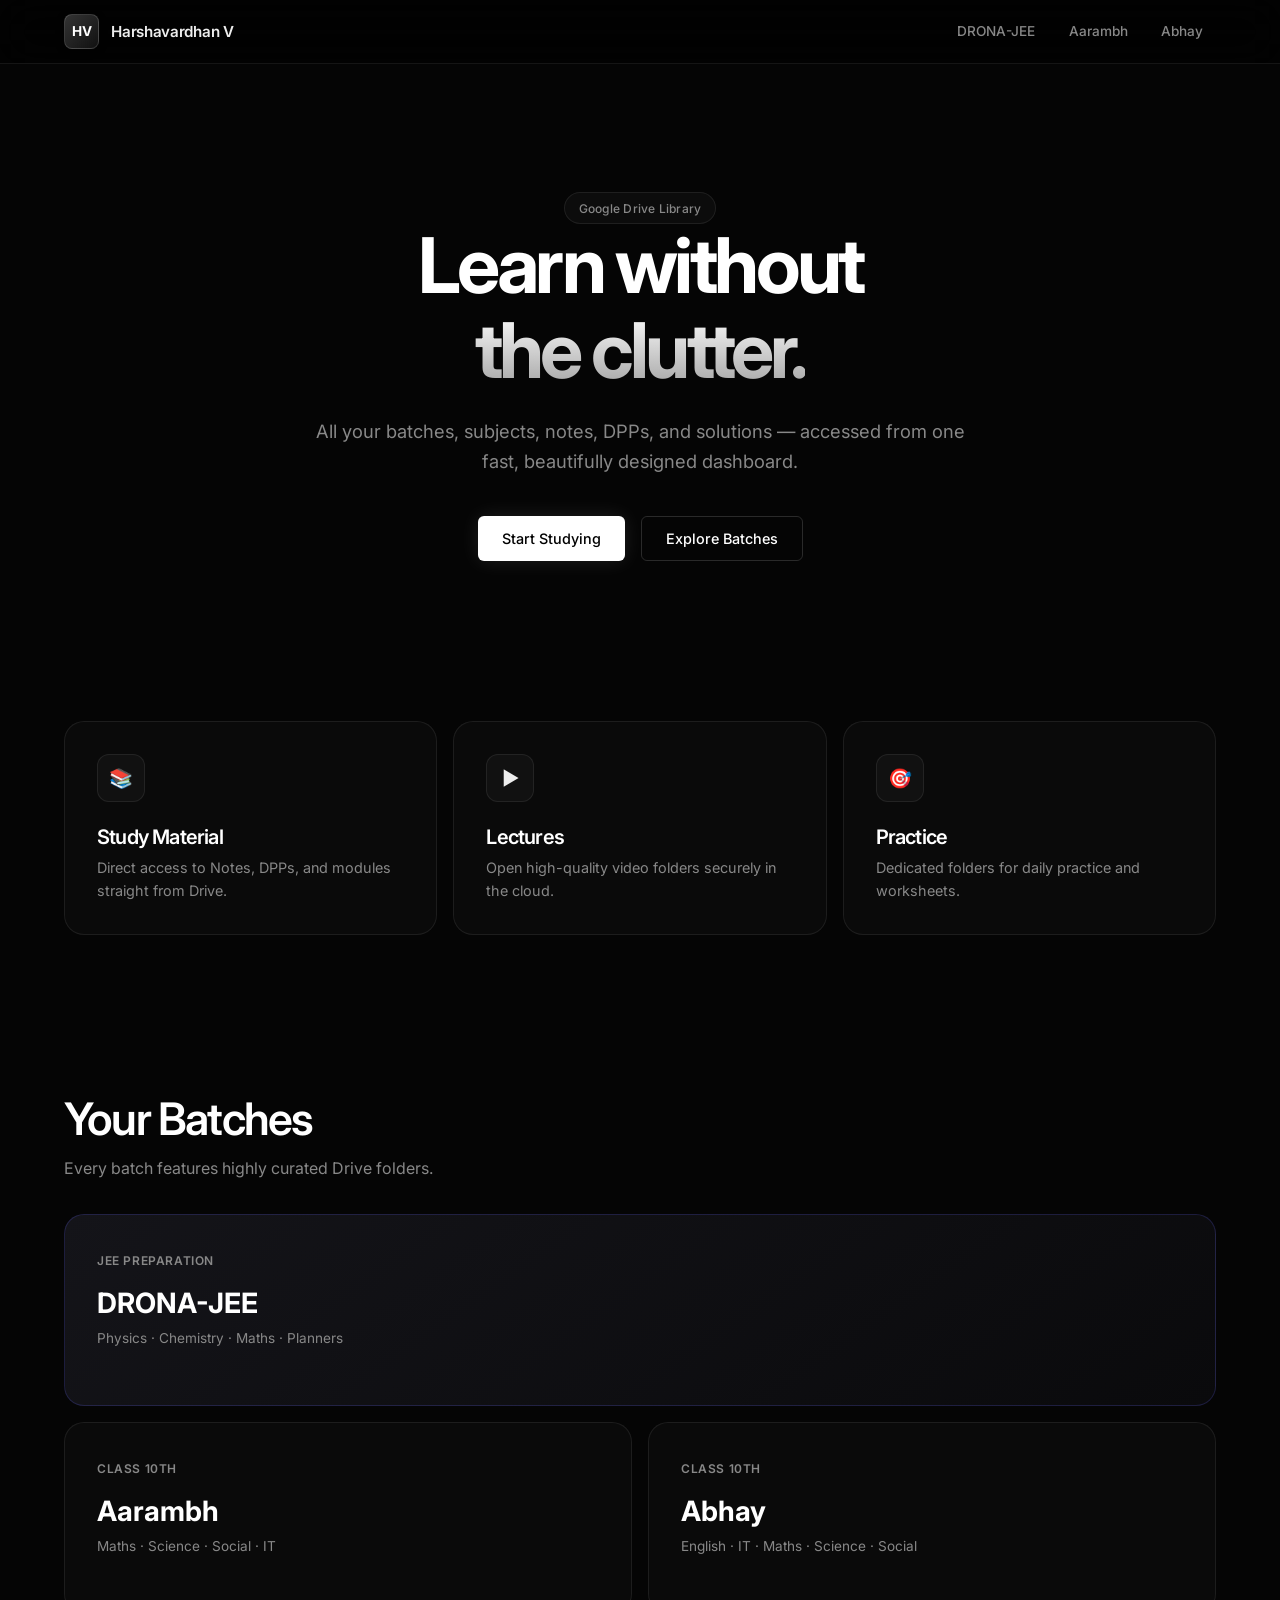
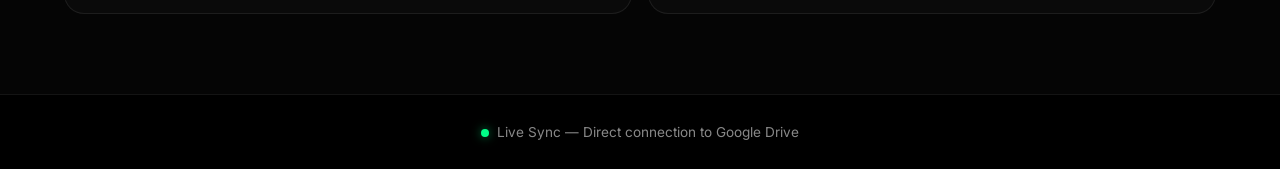
<file: index.html>
<!doctype html>
<html lang="en">
  <head>
    <meta charset="UTF-8" />
    <meta name="viewport" content="width=device-width, initial-scale=1.0" />
    <title>Harshavardhan V | AIM IIT - Hyderabad</title>
    <link rel="preconnect" href="https://fonts.googleapis.com" />
    <link rel="preconnect" href="https://fonts.gstatic.com" crossorigin />
    <link href="https://fonts.googleapis.com/css2?family=Inter:wght@400;500;600;700;800;900&display=swap" rel="stylesheet" />
    <link rel="stylesheet" href="styles.css" />
    <link rel="manifest" href="manifest.json" />
    <meta name="theme-color" content="#000000" />
  </head>
  <body>
    <!-- Ambient Animated Background -->
    <div class="ambient-bg">
      <div class="ambient-blob blob-1"></div>
      <div class="ambient-blob blob-2"></div>
      <div class="ambient-blob blob-3"></div>
    </div>

    <header class="app-header">
      <a class="brand animate-up delay-1" href="#home" aria-label="Harshavardhan V home">
        <span class="brand-icon">HV</span>
        <span>
          <strong>Harshavardhan V</strong>
        </span>
      </a>

      <nav class="top-nav animate-up delay-2" aria-label="Primary navigation">
        <a href="drona.html">DRONA-JEE</a>
        <a href="aarambh.html">Aarambh</a>
        <a href="abhay.html">Abhay</a>
      </nav>
    </header>

    <main id="home">
      <!-- ── Hero ── -->
      <section class="hero">
        <span class="pill animate-up delay-1">Google Drive Library</span>
        <h1 class="animate-up delay-2">Learn without <br><span class="text-gradient">the clutter.</span></h1>
        <p class="animate-up delay-3">
          All your batches, subjects, notes, DPPs, and solutions —
          accessed from one fast, beautifully designed dashboard.
        </p>
        <div class="hero-actions animate-up delay-4">
          <a class="btn btn-primary" href="drona.html">Start Studying</a>
          <a class="btn btn-ghost" href="#batches">Explore Batches</a>
        </div>
      </section>

      <!-- ── Quick Strip / Bento ── -->
      <section class="section" aria-label="Platform features">
        <div class="bento-grid">
          <div class="bento-item col-4 animate-up delay-1">
            <div class="bento-icon">📚</div>
            <h3>Study Material</h3>
            <p>Direct access to Notes, DPPs, and modules straight from Drive.</p>
          </div>
          <div class="bento-item col-4 animate-up delay-2">
            <div class="bento-icon">▶️</div>
            <h3>Lectures</h3>
            <p>Open high-quality video folders securely in the cloud.</p>
          </div>
          <div class="bento-item col-4 animate-up delay-3">
            <div class="bento-icon">🎯</div>
            <h3>Practice</h3>
            <p>Dedicated folders for daily practice and worksheets.</p>
          </div>
        </div>
      </section>

      <!-- ── Batches ── -->
      <section class="section" id="batches">
        <div class="section-title left animate-up delay-1">
          <h2>Your Batches</h2>
          <p>Every batch features highly curated Drive folders.</p>
        </div>
        
        <div class="bento-grid">
          <a class="bento-item col-12 batch-card featured animate-up delay-2" href="drona.html">
            <div>
              <small>JEE Preparation</small>
              <strong>DRONA-JEE</strong>
              <span class="subjects">Physics · Chemistry · Maths · Planners</span>
            </div>
          </a>
          <a class="bento-item col-6 batch-card animate-up delay-3" href="aarambh.html">
            <div>
              <small>Class 10th</small>
              <strong>Aarambh</strong>
              <span class="subjects">Maths · Science · Social · IT</span>
            </div>
          </a>
          <a class="bento-item col-6 batch-card animate-up delay-4" href="abhay.html">
            <div>
              <small>Class 10th</small>
              <strong>Abhay</strong>
              <span class="subjects">English · IT · Maths · Science · Social</span>
            </div>
          </a>
        </div>
      </section>

      <!-- ── Sync Footer ── -->
      <footer class="sync-bar">
        <p><span class="live-dot"></span> Live Sync — Direct connection to Google Drive</p>
      </footer>
    </main>

    <nav class="mobile-nav" aria-label="Mobile navigation">
      <a href="#home" class="nav-active">Home</a>
      <a href="drona.html">Drona</a>
      <a href="aarambh.html">Aarambh</a>
      <a href="abhay.html">Abhay</a>
    </nav>

    <script src="sync.js" defer></script>
  </body>
</html>
</file>
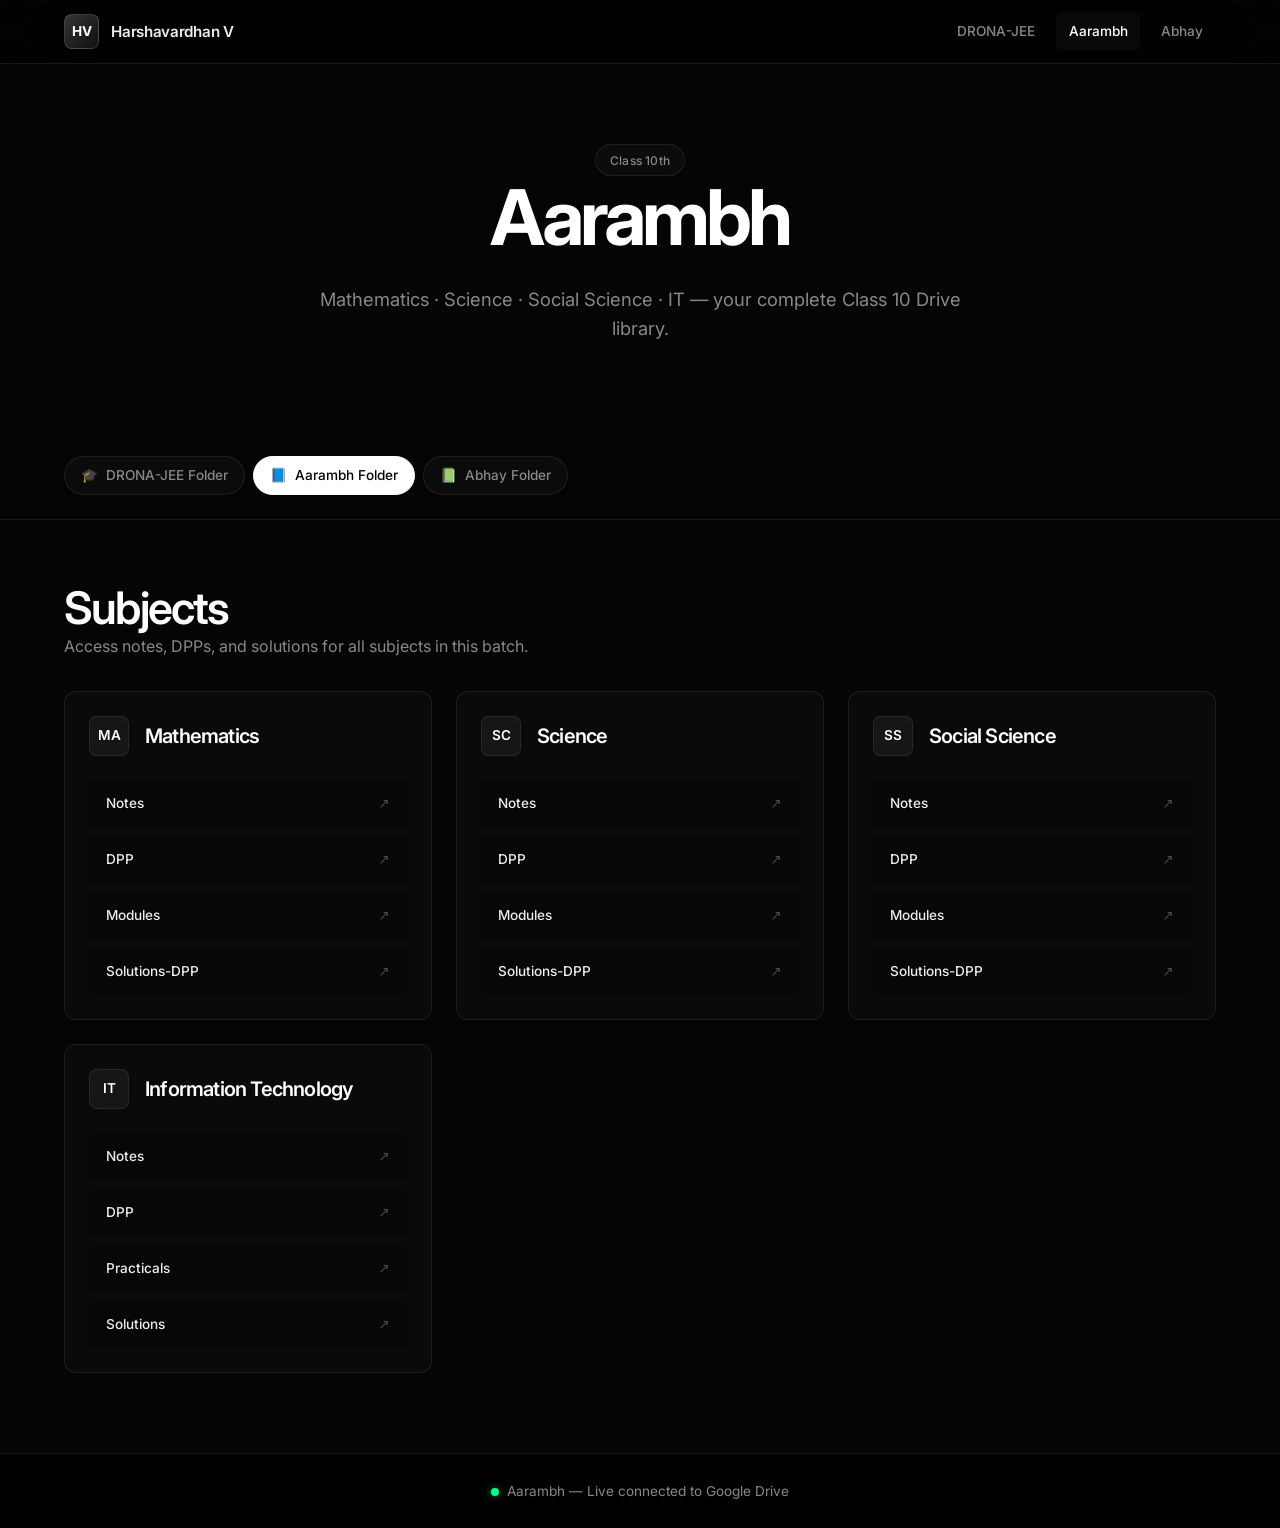
<file: aarambh.html>
<!doctype html>
<html lang="en">
  <head>
    <meta charset="UTF-8" />
    <meta name="viewport" content="width=device-width, initial-scale=1.0" />
    <title>Aarambh | Harshavardhan V</title>
    <meta name="description" content="Aarambh batch — Class 10th study materials: Maths, Science, Social Science and IT folders directly from Google Drive." />
    <link rel="preconnect" href="https://fonts.googleapis.com" />
    <link rel="preconnect" href="https://fonts.gstatic.com" crossorigin />
    <link href="https://fonts.googleapis.com/css2?family=Inter:wght@400;500;600;700;800&display=swap" rel="stylesheet" />
    <link rel="stylesheet" href="styles.css" />
    <link rel="manifest" href="manifest.json" />
    <meta name="theme-color" content="#000000" />
  </head>
  <body>
    <!-- Ambient Animated Background -->
    <div class="ambient-bg">
      <div class="ambient-blob blob-1" style="background: rgba(50, 255, 150, 0.1);"></div>
      <div class="ambient-blob blob-2" style="background: rgba(50, 150, 255, 0.08);"></div>
      <div class="ambient-blob blob-3"></div>
    </div>

    <!-- ── Header ── -->
    <header class="app-header">
      <a class="brand animate-up delay-1" href="index.html" aria-label="Harshavardhan V home">
        <span class="brand-icon">HV</span>
        <span>
          <strong>Harshavardhan V</strong>
        </span>
      </a>

      <nav class="top-nav animate-up delay-2" aria-label="Primary navigation">
        <a href="drona.html">DRONA-JEE</a>
        <a href="aarambh.html" class="nav-active" aria-current="page">Aarambh</a>
        <a href="abhay.html">Abhay</a>
      </nav>
    </header>

    <main>
      <!-- ── Page hero ── -->
      <section class="hero" style="padding-top: 5rem; padding-bottom: 3rem;">
        <span class="pill animate-up delay-1">Class 10th</span>
        <h1 class="animate-up delay-2">Aarambh</h1>
        <p class="animate-up delay-3">Mathematics · Science · Social Science · IT — your complete Class 10 Drive library.</p>
      </section>

      <!-- ── Batch main Drive links ── -->
      <div class="batch-nav-wrapper animate-up delay-4">
        <div class="batch-nav">
          <a class="batch-link" href="https://drive.google.com/drive/folders/1lQhnPFmsthkpDL7jrFBy_mc0vOfa_LpW?usp=drive_link" target="_blank" rel="noopener noreferrer">
            <span>🎓</span> DRONA-JEE Folder
          </a>
          <a class="batch-link active" href="https://drive.google.com/drive/folders/1DbX17dETgyWkGAA4qzksERJpzl6V4jxT?usp=drive_link" target="_blank" rel="noopener noreferrer">
            <span>📘</span> Aarambh Folder
          </a>
          <a class="batch-link" href="https://drive.google.com/drive/folders/1pAqkcnA9eCpAXf5CXoV5m6Hr9f0UcX52?usp=drive_link" target="_blank" rel="noopener noreferrer">
            <span>📗</span> Abhay Folder
          </a>
        </div>
      </div>

      <div class="subject-header animate-up delay-1">
        <h2>Subjects</h2>
        <p>Access notes, DPPs, and solutions for all subjects in this batch.</p>
      </div>

      <!-- ── Subject Grid ── -->
      <div class="subject-grid">
        <!-- Mathematics -->
        <div class="folder-card animate-up delay-2">
          <div class="folder-card-head">
            <div class="icon">MA</div>
            <h3>Mathematics</h3>
          </div>
          <div class="folder-links">
            <a class="folder-link" href="https://drive.google.com/drive/folders/1nGFFlRFvC5JWZfoApUiV17zSF8tGUZfl?usp=sharing" target="_blank" rel="noopener noreferrer">Notes</a>
            <a class="folder-link" href="https://drive.google.com/drive/folders/1nGFFlRFvC5JWZfoApUiV17zSF8tGUZfl?usp=sharing" target="_blank" rel="noopener noreferrer">DPP</a>
            <a class="folder-link" href="https://drive.google.com/drive/folders/1nGFFlRFvC5JWZfoApUiV17zSF8tGUZfl?usp=sharing" target="_blank" rel="noopener noreferrer">Modules</a>
            <a class="folder-link" href="https://drive.google.com/drive/folders/1nGFFlRFvC5JWZfoApUiV17zSF8tGUZfl?usp=sharing" target="_blank" rel="noopener noreferrer">Solutions-DPP</a>
          </div>
        </div>

        <!-- Science -->
        <div class="folder-card animate-up delay-3">
          <div class="folder-card-head">
            <div class="icon">SC</div>
            <h3>Science</h3>
          </div>
          <div class="folder-links">
            <a class="folder-link" href="https://drive.google.com/drive/folders/1nGFFlRFvC5JWZfoApUiV17zSF8tGUZfl?usp=sharing" target="_blank" rel="noopener noreferrer">Notes</a>
            <a class="folder-link" href="https://drive.google.com/drive/folders/1nGFFlRFvC5JWZfoApUiV17zSF8tGUZfl?usp=sharing" target="_blank" rel="noopener noreferrer">DPP</a>
            <a class="folder-link" href="https://drive.google.com/drive/folders/1nGFFlRFvC5JWZfoApUiV17zSF8tGUZfl?usp=sharing" target="_blank" rel="noopener noreferrer">Modules</a>
            <a class="folder-link" href="https://drive.google.com/drive/folders/1nGFFlRFvC5JWZfoApUiV17zSF8tGUZfl?usp=sharing" target="_blank" rel="noopener noreferrer">Solutions-DPP</a>
          </div>
        </div>

        <!-- Social Science -->
        <div class="folder-card animate-up delay-4">
          <div class="folder-card-head">
            <div class="icon">SS</div>
            <h3>Social Science</h3>
          </div>
          <div class="folder-links">
            <a class="folder-link" href="https://drive.google.com/drive/folders/1nGFFlRFvC5JWZfoApUiV17zSF8tGUZfl?usp=sharing" target="_blank" rel="noopener noreferrer">Notes</a>
            <a class="folder-link" href="https://drive.google.com/drive/folders/1nGFFlRFvC5JWZfoApUiV17zSF8tGUZfl?usp=sharing" target="_blank" rel="noopener noreferrer">DPP</a>
            <a class="folder-link" href="https://drive.google.com/drive/folders/1nGFFlRFvC5JWZfoApUiV17zSF8tGUZfl?usp=sharing" target="_blank" rel="noopener noreferrer">Modules</a>
            <a class="folder-link" href="https://drive.google.com/drive/folders/1nGFFlRFvC5JWZfoApUiV17zSF8tGUZfl?usp=sharing" target="_blank" rel="noopener noreferrer">Solutions-DPP</a>
          </div>
        </div>

        <!-- Information Technology -->
        <div class="folder-card animate-up delay-1">
          <div class="folder-card-head">
            <div class="icon">IT</div>
            <h3>Information Technology</h3>
          </div>
          <div class="folder-links">
            <a class="folder-link" href="https://drive.google.com/drive/folders/1nGFFlRFvC5JWZfoApUiV17zSF8tGUZfl?usp=sharing" target="_blank" rel="noopener noreferrer">Notes</a>
            <a class="folder-link" href="https://drive.google.com/drive/folders/1nGFFlRFvC5JWZfoApUiV17zSF8tGUZfl?usp=sharing" target="_blank" rel="noopener noreferrer">DPP</a>
            <a class="folder-link" href="https://drive.google.com/drive/folders/1nGFFlRFvC5JWZfoApUiV17zSF8tGUZfl?usp=sharing" target="_blank" rel="noopener noreferrer">Practicals</a>
            <a class="folder-link" href="https://drive.google.com/drive/folders/1nGFFlRFvC5JWZfoApUiV17zSF8tGUZfl?usp=sharing" target="_blank" rel="noopener noreferrer">Solutions</a>
          </div>
        </div>
      </div>

      <!-- ── Sync Footer ── -->
      <footer class="sync-bar">
        <p><span class="live-dot"></span> Aarambh — Live connected to Google Drive</p>
      </footer>
    </main>

    <nav class="mobile-nav" aria-label="Mobile navigation">
      <a href="index.html">Home</a>
      <a href="drona.html">Drona</a>
      <a href="aarambh.html" class="nav-active">Aarambh</a>
      <a href="abhay.html">Abhay</a>
    </nav>
    <script src="sync.js" defer></script>
  </body>
</html>
</file>
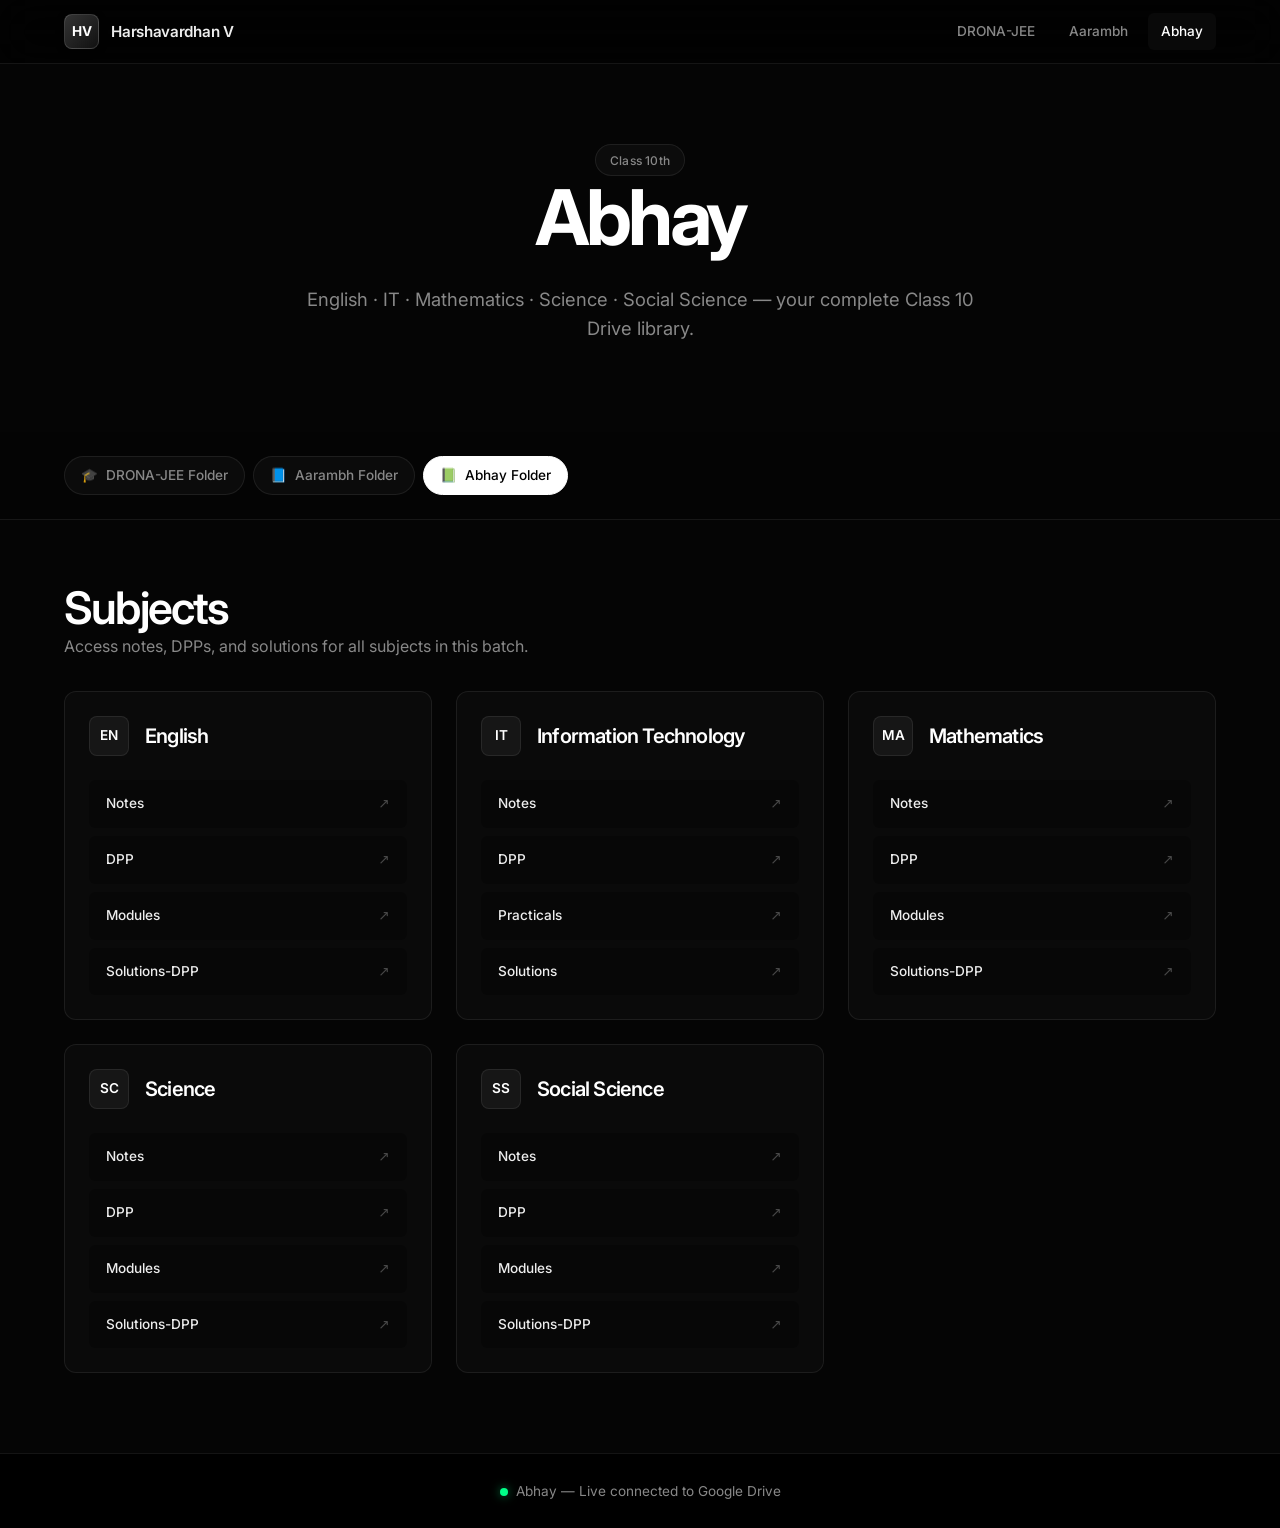
<file: abhay.html>
<!doctype html>
<html lang="en">
  <head>
    <meta charset="UTF-8" />
    <meta name="viewport" content="width=device-width, initial-scale=1.0" />
    <title>Abhay | Harshavardhan V</title>
    <meta name="description" content="Abhay batch — Class 10th study materials: English, IT, Maths, Science, Social Science folders directly from Google Drive." />
    <link rel="preconnect" href="https://fonts.googleapis.com" />
    <link rel="preconnect" href="https://fonts.gstatic.com" crossorigin />
    <link href="https://fonts.googleapis.com/css2?family=Inter:wght@400;500;600;700;800&display=swap" rel="stylesheet" />
    <link rel="stylesheet" href="styles.css" />
    <link rel="manifest" href="manifest.json" />
    <meta name="theme-color" content="#000000" />
  </head>
  <body>
    <!-- Ambient Animated Background -->
    <div class="ambient-bg">
      <div class="ambient-blob blob-1" style="background: rgba(200, 100, 255, 0.1);"></div>
      <div class="ambient-blob blob-2" style="background: rgba(100, 200, 255, 0.08);"></div>
      <div class="ambient-blob blob-3"></div>
    </div>

    <!-- ── Header ── -->
    <header class="app-header">
      <a class="brand animate-up delay-1" href="index.html" aria-label="Harshavardhan V home">
        <span class="brand-icon">HV</span>
        <span>
          <strong>Harshavardhan V</strong>
        </span>
      </a>

      <nav class="top-nav animate-up delay-2" aria-label="Primary navigation">
        <a href="drona.html">DRONA-JEE</a>
        <a href="aarambh.html">Aarambh</a>
        <a href="abhay.html" class="nav-active" aria-current="page">Abhay</a>
      </nav>
    </header>

    <main>
      <!-- ── Page hero ── -->
      <section class="hero" style="padding-top: 5rem; padding-bottom: 3rem;">
        <span class="pill animate-up delay-1">Class 10th</span>
        <h1 class="animate-up delay-2">Abhay</h1>
        <p class="animate-up delay-3">English · IT · Mathematics · Science · Social Science — your complete Class 10 Drive library.</p>
      </section>

      <!-- ── Batch main Drive links ── -->
      <div class="batch-nav-wrapper animate-up delay-4">
        <div class="batch-nav">
          <a class="batch-link" href="https://drive.google.com/drive/folders/1lQhnPFmsthkpDL7jrFBy_mc0vOfa_LpW?usp=drive_link" target="_blank" rel="noopener noreferrer">
            <span>🎓</span> DRONA-JEE Folder
          </a>
          <a class="batch-link" href="https://drive.google.com/drive/folders/1DbX17dETgyWkGAA4qzksERJpzl6V4jxT?usp=drive_link" target="_blank" rel="noopener noreferrer">
            <span>📘</span> Aarambh Folder
          </a>
          <a class="batch-link active" href="https://drive.google.com/drive/folders/1pAqkcnA9eCpAXf5CXoV5m6Hr9f0UcX52?usp=drive_link" target="_blank" rel="noopener noreferrer">
            <span>📗</span> Abhay Folder
          </a>
        </div>
      </div>

      <div class="subject-header animate-up delay-1">
        <h2>Subjects</h2>
        <p>Access notes, DPPs, and solutions for all subjects in this batch.</p>
      </div>

      <!-- ── Subject Grid ── -->
      <div class="subject-grid">
        <!-- English -->
        <div class="folder-card animate-up delay-2">
          <div class="folder-card-head">
            <div class="icon">EN</div>
            <h3>English</h3>
          </div>
          <div class="folder-links">
            <a class="folder-link" href="https://drive.google.com/drive/folders/1lX7m4CGxN1zqzRRnqJXrB_0bJhAsii4F?usp=sharing" target="_blank" rel="noopener noreferrer">Notes</a>
            <a class="folder-link" href="https://drive.google.com/drive/folders/1lX7m4CGxN1zqzRRnqJXrB_0bJhAsii4F?usp=sharing" target="_blank" rel="noopener noreferrer">DPP</a>
            <a class="folder-link" href="https://drive.google.com/drive/folders/1lX7m4CGxN1zqzRRnqJXrB_0bJhAsii4F?usp=sharing" target="_blank" rel="noopener noreferrer">Modules</a>
            <a class="folder-link" href="https://drive.google.com/drive/folders/1lX7m4CGxN1zqzRRnqJXrB_0bJhAsii4F?usp=sharing" target="_blank" rel="noopener noreferrer">Solutions-DPP</a>
          </div>
        </div>

        <!-- Information Technology -->
        <div class="folder-card animate-up delay-3">
          <div class="folder-card-head">
            <div class="icon">IT</div>
            <h3>Information Technology</h3>
          </div>
          <div class="folder-links">
            <a class="folder-link" href="https://drive.google.com/drive/folders/1lX7m4CGxN1zqzRRnqJXrB_0bJhAsii4F?usp=sharing" target="_blank" rel="noopener noreferrer">Notes</a>
            <a class="folder-link" href="https://drive.google.com/drive/folders/1lX7m4CGxN1zqzRRnqJXrB_0bJhAsii4F?usp=sharing" target="_blank" rel="noopener noreferrer">DPP</a>
            <a class="folder-link" href="https://drive.google.com/drive/folders/1lX7m4CGxN1zqzRRnqJXrB_0bJhAsii4F?usp=sharing" target="_blank" rel="noopener noreferrer">Practicals</a>
            <a class="folder-link" href="https://drive.google.com/drive/folders/1lX7m4CGxN1zqzRRnqJXrB_0bJhAsii4F?usp=sharing" target="_blank" rel="noopener noreferrer">Solutions</a>
          </div>
        </div>

        <!-- Mathematics -->
        <div class="folder-card animate-up delay-4">
          <div class="folder-card-head">
            <div class="icon">MA</div>
            <h3>Mathematics</h3>
          </div>
          <div class="folder-links">
            <a class="folder-link" href="https://drive.google.com/drive/folders/1lX7m4CGxN1zqzRRnqJXrB_0bJhAsii4F?usp=sharing" target="_blank" rel="noopener noreferrer">Notes</a>
            <a class="folder-link" href="https://drive.google.com/drive/folders/1lX7m4CGxN1zqzRRnqJXrB_0bJhAsii4F?usp=sharing" target="_blank" rel="noopener noreferrer">DPP</a>
            <a class="folder-link" href="https://drive.google.com/drive/folders/1lX7m4CGxN1zqzRRnqJXrB_0bJhAsii4F?usp=sharing" target="_blank" rel="noopener noreferrer">Modules</a>
            <a class="folder-link" href="https://drive.google.com/drive/folders/1lX7m4CGxN1zqzRRnqJXrB_0bJhAsii4F?usp=sharing" target="_blank" rel="noopener noreferrer">Solutions-DPP</a>
          </div>
        </div>

        <!-- Science -->
        <div class="folder-card animate-up delay-1">
          <div class="folder-card-head">
            <div class="icon">SC</div>
            <h3>Science</h3>
          </div>
          <div class="folder-links">
            <a class="folder-link" href="https://drive.google.com/drive/folders/1lX7m4CGxN1zqzRRnqJXrB_0bJhAsii4F?usp=sharing" target="_blank" rel="noopener noreferrer">Notes</a>
            <a class="folder-link" href="https://drive.google.com/drive/folders/1lX7m4CGxN1zqzRRnqJXrB_0bJhAsii4F?usp=sharing" target="_blank" rel="noopener noreferrer">DPP</a>
            <a class="folder-link" href="https://drive.google.com/drive/folders/1lX7m4CGxN1zqzRRnqJXrB_0bJhAsii4F?usp=sharing" target="_blank" rel="noopener noreferrer">Modules</a>
            <a class="folder-link" href="https://drive.google.com/drive/folders/1lX7m4CGxN1zqzRRnqJXrB_0bJhAsii4F?usp=sharing" target="_blank" rel="noopener noreferrer">Solutions-DPP</a>
          </div>
        </div>

        <!-- Social Science -->
        <div class="folder-card animate-up delay-2">
          <div class="folder-card-head">
            <div class="icon">SS</div>
            <h3>Social Science</h3>
          </div>
          <div class="folder-links">
            <a class="folder-link" href="https://drive.google.com/drive/folders/1lX7m4CGxN1zqzRRnqJXrB_0bJhAsii4F?usp=sharing" target="_blank" rel="noopener noreferrer">Notes</a>
            <a class="folder-link" href="https://drive.google.com/drive/folders/1lX7m4CGxN1zqzRRnqJXrB_0bJhAsii4F?usp=sharing" target="_blank" rel="noopener noreferrer">DPP</a>
            <a class="folder-link" href="https://drive.google.com/drive/folders/1lX7m4CGxN1zqzRRnqJXrB_0bJhAsii4F?usp=sharing" target="_blank" rel="noopener noreferrer">Modules</a>
            <a class="folder-link" href="https://drive.google.com/drive/folders/1lX7m4CGxN1zqzRRnqJXrB_0bJhAsii4F?usp=sharing" target="_blank" rel="noopener noreferrer">Solutions-DPP</a>
          </div>
        </div>
      </div>

      <!-- ── Sync Footer ── -->
      <footer class="sync-bar">
        <p><span class="live-dot"></span> Abhay — Live connected to Google Drive</p>
      </footer>
    </main>

    <nav class="mobile-nav" aria-label="Mobile navigation">
      <a href="index.html">Home</a>
      <a href="drona.html">Drona</a>
      <a href="aarambh.html">Aarambh</a>
      <a href="abhay.html" class="nav-active">Abhay</a>
    </nav>
    <script src="sync.js" defer></script>
  </body>
</html>
</file>
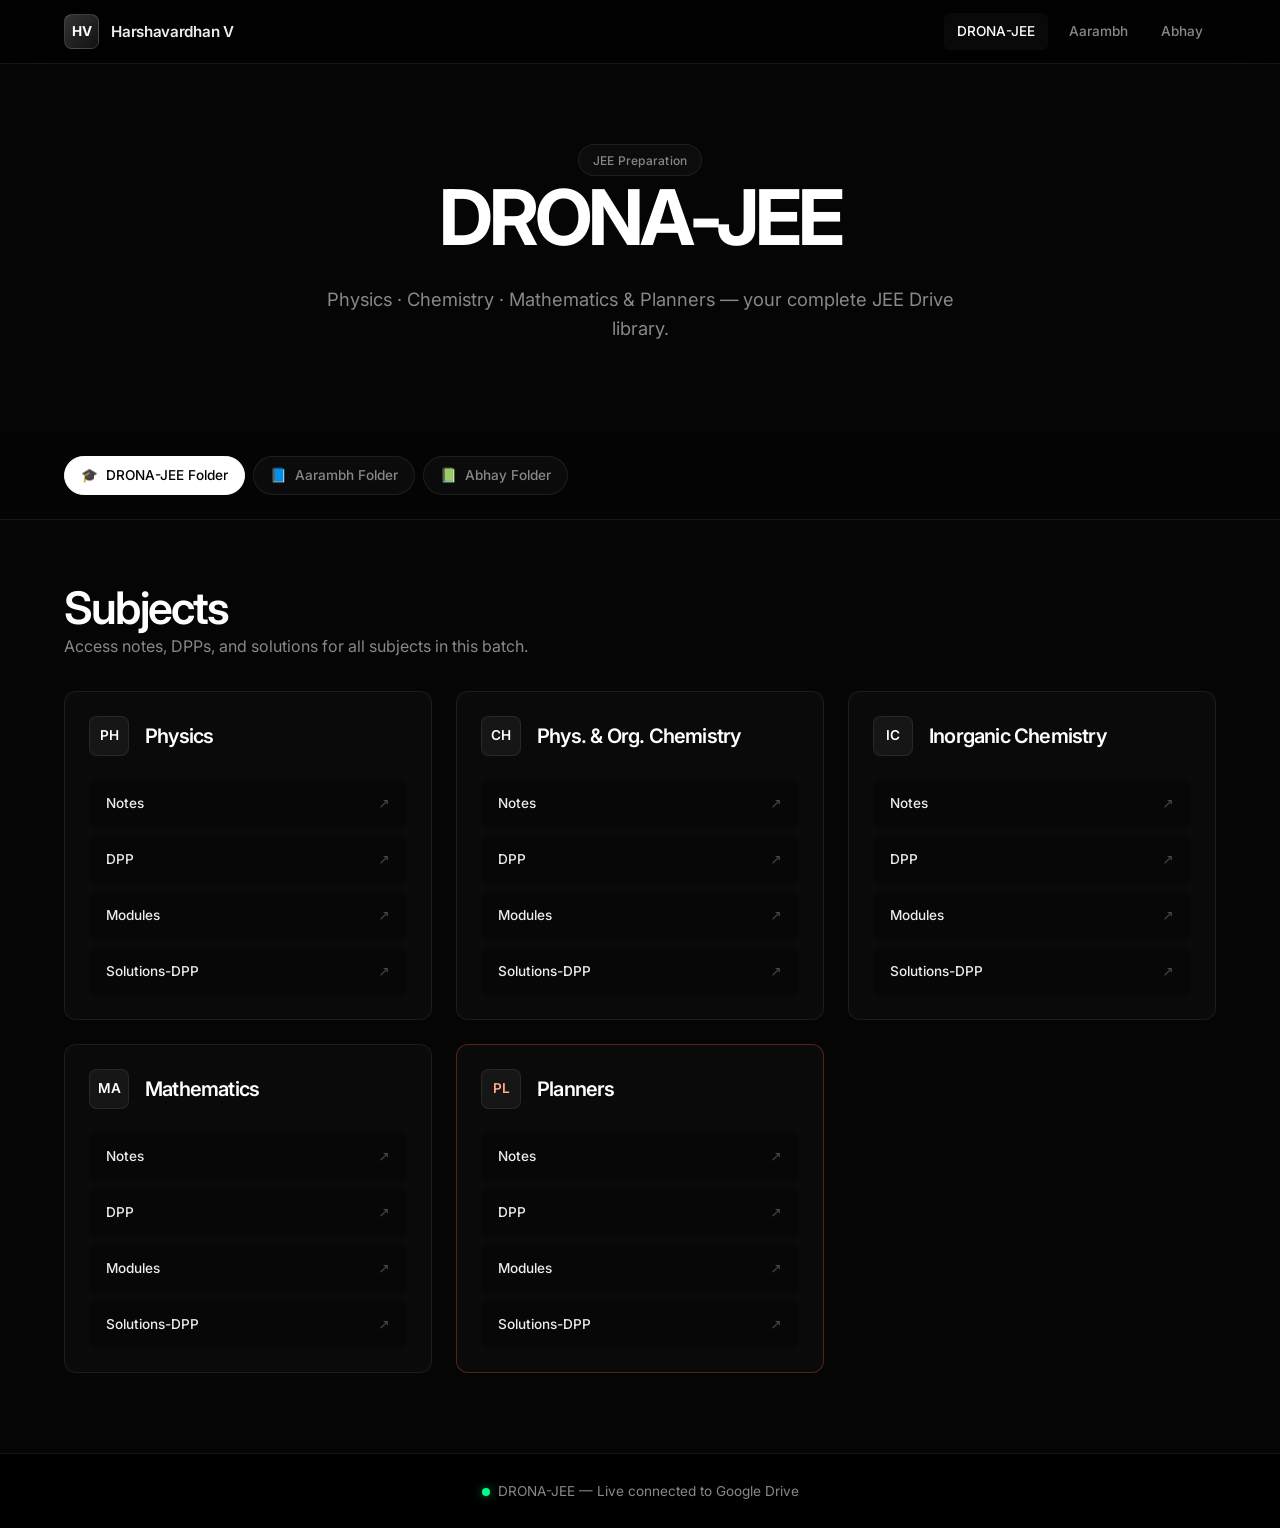
<file: drona.html>
<!doctype html>
<html lang="en">
  <head>
    <meta charset="UTF-8" />
    <meta name="viewport" content="width=device-width, initial-scale=1.0" />
    <title>DRONA-JEE | Harshavardhan V</title>
    <meta name="description" content="DRONA-JEE batch — Physics, Chemistry, Maths notes, DPPs, modules and solutions directly from Google Drive." />
    <link rel="preconnect" href="https://fonts.googleapis.com" />
    <link rel="preconnect" href="https://fonts.gstatic.com" crossorigin />
    <link href="https://fonts.googleapis.com/css2?family=Inter:wght@400;500;600;700;800&display=swap" rel="stylesheet" />
    <link rel="stylesheet" href="styles.css" />
    <link rel="manifest" href="manifest.json" />
    <meta name="theme-color" content="#000000" />
  </head>
  <body>
    <!-- Ambient Animated Background -->
    <div class="ambient-bg">
      <div class="ambient-blob blob-1"></div>
      <div class="ambient-blob blob-2"></div>
      <div class="ambient-blob blob-3"></div>
    </div>

    <!-- ── Header ── -->
    <header class="app-header">
      <a class="brand animate-up delay-1" href="index.html" aria-label="Harshavardhan V home">
        <span class="brand-icon">HV</span>
        <span>
          <strong>Harshavardhan V</strong>
        </span>
      </a>

      <nav class="top-nav animate-up delay-2" aria-label="Primary navigation">
        <a href="drona.html" class="nav-active" aria-current="page">DRONA-JEE</a>
        <a href="aarambh.html">Aarambh</a>
        <a href="abhay.html">Abhay</a>
      </nav>
    </header>

    <main>
      <!-- ── Page hero ── -->
      <section class="hero" style="padding-top: 5rem; padding-bottom: 3rem;">
        <span class="pill animate-up delay-1">JEE Preparation</span>
        <h1 class="animate-up delay-2">DRONA-JEE</h1>
        <p class="animate-up delay-3">Physics · Chemistry · Mathematics & Planners — your complete JEE Drive library.</p>
      </section>

      <!-- ── Batch main Drive links ── -->
      <div class="batch-nav-wrapper animate-up delay-4">
        <div class="batch-nav">
          <a class="batch-link active" href="https://drive.google.com/drive/folders/1lQhnPFmsthkpDL7jrFBy_mc0vOfa_LpW?usp=drive_link" target="_blank" rel="noopener noreferrer">
            <span>🎓</span> DRONA-JEE Folder
          </a>
          <a class="batch-link" href="https://drive.google.com/drive/folders/1DbX17dETgyWkGAA4qzksERJpzl6V4jxT?usp=drive_link" target="_blank" rel="noopener noreferrer">
            <span>📘</span> Aarambh Folder
          </a>
          <a class="batch-link" href="https://drive.google.com/drive/folders/1pAqkcnA9eCpAXf5CXoV5m6Hr9f0UcX52?usp=drive_link" target="_blank" rel="noopener noreferrer">
            <span>📗</span> Abhay Folder
          </a>
        </div>
      </div>

      <div class="subject-header animate-up delay-1">
        <h2>Subjects</h2>
        <p>Access notes, DPPs, and solutions for all subjects in this batch.</p>
      </div>

      <!-- ── Subject Grid ── -->
      <div class="subject-grid">
        <!-- Physics -->
        <div class="folder-card animate-up delay-2">
          <div class="folder-card-head">
            <div class="icon">PH</div>
            <h3>Physics</h3>
          </div>
          <div class="folder-links">
            <a class="folder-link" href="https://drive.google.com/drive/folders/1FP_VZIUHfGHLpfVbTzp51gNwAk02zasg?usp=sharing" target="_blank" rel="noopener noreferrer">Notes</a>
            <a class="folder-link" href="https://drive.google.com/drive/folders/1FKfuHDSu_9RAEqivCwB6BP39Afxbag_u?usp=sharing" target="_blank" rel="noopener noreferrer">DPP</a>
            <a class="folder-link" href="https://drive.google.com/drive/folders/1uCOrwus_vFtcSJ1C6jVGutffeOP2Gndk?usp=sharing" target="_blank" rel="noopener noreferrer">Modules</a>
            <a class="folder-link" href="https://drive.google.com/drive/folders/1MhxarDocskp4x4ni_l-CWYgEDxNkemPS?usp=sharing" target="_blank" rel="noopener noreferrer">Solutions-DPP</a>
          </div>
        </div>

        <!-- Chemistry P&O -->
        <div class="folder-card animate-up delay-3">
          <div class="folder-card-head">
            <div class="icon">CH</div>
            <h3>Phys. & Org. Chemistry</h3>
          </div>
          <div class="folder-links">
            <a class="folder-link" href="https://drive.google.com/drive/folders/1vufLdtxfxWFZuKvwW28_-Dzu1p_s99gc?usp=sharing" target="_blank" rel="noopener noreferrer">Notes</a>
            <a class="folder-link" href="https://drive.google.com/drive/folders/18M9yOl_S6UdcjAUEERt72YWQRDu8VOKp?usp=sharing" target="_blank" rel="noopener noreferrer">DPP</a>
            <a class="folder-link" href="https://drive.google.com/drive/folders/1xooNxfWdJVUeUO40_GLcrl_4-ZvHZTxD?usp=sharing" target="_blank" rel="noopener noreferrer">Modules</a>
            <a class="folder-link" href="https://drive.google.com/drive/folders/1chWTSYdPHopYntmHcb7Ku3GlxWm_eEWX?usp=sharing" target="_blank" rel="noopener noreferrer">Solutions-DPP</a>
          </div>
        </div>

        <!-- Inorganic Chemistry -->
        <div class="folder-card animate-up delay-4">
          <div class="folder-card-head">
            <div class="icon">IC</div>
            <h3>Inorganic Chemistry</h3>
          </div>
          <div class="folder-links">
            <a class="folder-link" href="https://drive.google.com/drive/folders/1vufLdtxfxWFZuKvwW28_-Dzu1p_s99gc?usp=sharing" target="_blank" rel="noopener noreferrer">Notes</a>
            <a class="folder-link" href="https://drive.google.com/drive/folders/18M9yOl_S6UdcjAUEERt72YWQRDu8VOKp?usp=sharing" target="_blank" rel="noopener noreferrer">DPP</a>
            <a class="folder-link" href="https://drive.google.com/drive/folders/1xooNxfWdJVUeUO40_GLcrl_4-ZvHZTxD?usp=sharing" target="_blank" rel="noopener noreferrer">Modules</a>
            <a class="folder-link" href="https://drive.google.com/drive/folders/1chWTSYdPHopYntmHcb7Ku3GlxWm_eEWX?usp=sharing" target="_blank" rel="noopener noreferrer">Solutions-DPP</a>
          </div>
        </div>

        <!-- Mathematics -->
        <div class="folder-card animate-up delay-1">
          <div class="folder-card-head">
            <div class="icon">MA</div>
            <h3>Mathematics</h3>
          </div>
          <div class="folder-links">
            <a class="folder-link" href="https://drive.google.com/drive/folders/1Y9ey844RuD9ckX3EDToFONEHH0IAT0xF?usp=sharing" target="_blank" rel="noopener noreferrer">Notes</a>
            <a class="folder-link" href="https://drive.google.com/drive/folders/1XwEgmBVrCOuIM9ssPRtFZMSiBbT8r4Zu?usp=sharing" target="_blank" rel="noopener noreferrer">DPP</a>
            <a class="folder-link" href="https://drive.google.com/drive/folders/1UJ7LEXL30H03e5-TYzzuy8vKYp2zr0xa?usp=sharing" target="_blank" rel="noopener noreferrer">Modules</a>
            <a class="folder-link" href="https://drive.google.com/drive/folders/1AtMjtvHdD7vNMKEsxuWrH6jZ9aX3kjnB?usp=sharing" target="_blank" rel="noopener noreferrer">Solutions-DPP</a>
          </div>
        </div>

        <!-- Planners -->
        <div class="folder-card animate-up delay-2" style="border-color: rgba(255, 100, 50, 0.3);">
          <div class="folder-card-head">
            <div class="icon" style="color: #ffaa88;">PL</div>
            <h3>Planners</h3>
          </div>
          <div class="folder-links">
            <a class="folder-link" href="https://drive.google.com/file/d/1oGKmKm-3ZdI2q0CYQKlxtP1opBc9a48V/view?usp=sharing" target="_blank" rel="noopener noreferrer">Notes</a>
            <a class="folder-link" href="https://drive.google.com/drive/folders/1lQhnPFmsthkpDL7jrFBy_mc0vOfa_LpW?usp=sharing" target="_blank" rel="noopener noreferrer">DPP</a>
            <a class="folder-link" href="https://drive.google.com/drive/folders/1LVfXIumwOmkcclrFRGHjSyqDFzMkibG0?usp=sharing" target="_blank" rel="noopener noreferrer">Modules</a>
            <a class="folder-link" href="https://drive.google.com/drive/folders/1lQhnPFmsthkpDL7jrFBy_mc0vOfa_LpW?usp=sharing" target="_blank" rel="noopener noreferrer">Solutions-DPP</a>
          </div>
        </div>
      </div>

      <!-- ── Sync Footer ── -->
      <footer class="sync-bar">
        <p><span class="live-dot"></span> DRONA-JEE — Live connected to Google Drive</p>
      </footer>
    </main>

    <nav class="mobile-nav" aria-label="Mobile navigation">
      <a href="index.html">Home</a>
      <a href="drona.html" class="nav-active">Drona</a>
      <a href="aarambh.html">Aarambh</a>
      <a href="abhay.html">Abhay</a>
    </nav>
    <script src="sync.js" defer></script>
  </body>
</html>
</file>
<file: styles.css>
@import url('https://fonts.googleapis.com/css2?family=Inter:wght@400;500;600;700;800&display=swap');

/* ── Premium Bespoke Design System (Vercel/Linear Inspired) ── */
:root {
  --bg-pure: #000000;
  --bg-app: #050505;
  --bg-panel: #0a0a0a;
  --bg-card: rgba(255, 255, 255, 0.03);
  --bg-card-hover: rgba(255, 255, 255, 0.06);
  
  --text-main: #ededed;
  --text-muted: #888888;
  --text-subtle: #444444;
  
  --border-subtle: rgba(255, 255, 255, 0.08);
  --border-strong: rgba(255, 255, 255, 0.15);
  --border-glow: rgba(255, 255, 255, 0.25);
  
  --accent-glow: rgba(200, 200, 255, 0.15);
  
  --font-sans: 'Inter', -apple-system, BlinkMacSystemFont, 'Segoe UI', Roboto, Helvetica, Arial, sans-serif;
  
  --radius-sm: 6px;
  --radius-md: 12px;
  --radius-lg: 20px;
  --radius-xl: 32px;
  
  --easing-spring: cubic-bezier(0.175, 0.885, 0.32, 1.1);
  --easing-smooth: cubic-bezier(0.25, 1, 0.5, 1);
}

* { box-sizing: border-box; margin: 0; padding: 0; }

html { scroll-behavior: smooth; background: var(--bg-pure); }

body {
  background: var(--bg-app);
  color: var(--text-main);
  font-family: var(--font-sans);
  -webkit-font-smoothing: antialiased;
  -moz-osx-font-smoothing: grayscale;
  line-height: 1.6;
  min-height: 100vh;
  position: relative;
  overflow-x: hidden;
}

/* ── Ambient Animated Background (The "Bespoke" feel) ── */
.ambient-bg {
  position: fixed;
  inset: 0;
  z-index: -1;
  overflow: hidden;
  pointer-events: none;
  background: radial-gradient(circle at 50% 0%, rgba(30, 30, 40, 0.4) 0%, transparent 70%);
}

.ambient-blob {
  position: absolute;
  border-radius: 50%;
  filter: blur(100px);
  opacity: 0.4;
  animation: float 20s ease-in-out infinite alternate;
}

.blob-1 { top: -10%; left: -10%; width: 50vw; height: 50vw; background: rgba(100, 50, 255, 0.15); animation-delay: 0s; }
.blob-2 { bottom: -20%; right: -10%; width: 60vw; height: 60vw; background: rgba(50, 150, 255, 0.1); animation-delay: -5s; }
.blob-3 { top: 40%; left: 60%; width: 40vw; height: 40vw; background: rgba(255, 50, 150, 0.08); animation-delay: -10s; }

@keyframes float {
  0% { transform: translate(0, 0) scale(1); }
  50% { transform: translate(5%, 10%) scale(1.1); }
  100% { transform: translate(-5%, -5%) scale(0.9); }
}

a { color: inherit; text-decoration: none; }

/* ── Typography Scale ── */
h1, h2, h3, h4, h5, h6 {
  font-weight: 600;
  letter-spacing: -0.04em;
  color: #fff;
  line-height: 1.1;
}

h1 { font-size: clamp(3rem, 6vw, 5rem); letter-spacing: -0.05em; font-weight: 700; }
h2 { font-size: clamp(1.8rem, 4vw, 2.8rem); }
h3 { font-size: 1.25rem; }

p { color: var(--text-muted); font-size: 1rem; }

.text-gradient {
  background: linear-gradient(180deg, #fff 0%, #a0a0a0 100%);
  -webkit-background-clip: text;
  -webkit-text-fill-color: transparent;
  display: inline-block;
}

/* ── Header ── */
.app-header {
  align-items: center;
  background: rgba(0, 0, 0, 0.6);
  backdrop-filter: saturate(180%) blur(20px);
  -webkit-backdrop-filter: saturate(180%) blur(20px);
  border-bottom: 1px solid var(--border-subtle);
  display: flex;
  gap: 1.5rem;
  justify-content: space-between;
  padding: 0 5%;
  position: sticky;
  top: 0;
  z-index: 100;
  min-height: 4rem;
}

.brand {
  display: flex;
  align-items: center;
  gap: 0.75rem;
  transition: opacity 0.2s;
}

.brand:hover { opacity: 0.8; }

.brand-icon {
  background: linear-gradient(135deg, #333 0%, #111 100%);
  border: 1px solid var(--border-strong);
  border-radius: 8px;
  box-shadow: 0 2px 10px rgba(0,0,0,0.5);
  color: #fff;
  display: inline-flex;
  font-size: 0.85rem;
  font-weight: 700;
  height: 2.2rem;
  justify-content: center;
  align-items: center;
  width: 2.2rem;
}

.brand strong { font-size: 0.95rem; font-weight: 600; letter-spacing: -0.02em; }

.top-nav { display: flex; gap: 0.5rem; }

.top-nav a {
  border-radius: var(--radius-sm);
  color: var(--text-muted);
  font-size: 0.85rem;
  font-weight: 500;
  padding: 0.5rem 0.8rem;
  transition: all 0.2s var(--easing-smooth);
}

.top-nav a:hover, .top-nav a.nav-active {
  color: #fff;
  background: var(--bg-card);
}

/* ── UI Elements ── */
.pill {
  align-items: center;
  background: var(--bg-card);
  border: 1px solid var(--border-subtle);
  border-radius: 999px;
  color: var(--text-muted);
  display: inline-flex;
  font-size: 0.75rem;
  font-weight: 500;
  letter-spacing: 0.02em;
  padding: 0.35rem 0.85rem;
}

.pill.dark { background: rgba(255,255,255,0.05); color: #fff; border-color: var(--border-strong); }

.btn {
  align-items: center;
  border-radius: var(--radius-sm);
  display: inline-flex;
  font-size: 0.9rem;
  font-weight: 500;
  justify-content: center;
  min-height: 2.8rem;
  padding: 0 1.5rem;
  transition: all 0.2s var(--easing-smooth);
  position: relative;
  overflow: hidden;
}

.btn-primary {
  background: #fff;
  color: #000;
  box-shadow: 0 0 20px rgba(255,255,255,0.1);
}

.btn-primary:hover {
  transform: translateY(-1px);
  box-shadow: 0 4px 25px rgba(255,255,255,0.2);
}

.btn-ghost {
  background: transparent;
  border: 1px solid var(--border-strong);
  color: #fff;
}

.btn-ghost:hover {
  background: var(--bg-card);
  border-color: var(--border-glow);
}

/* ── Hero ── */
.hero {
  display: flex;
  flex-direction: column;
  align-items: center;
  text-align: center;
  padding: 8rem 5% 5rem;
  max-width: 64rem;
  margin: 0 auto;
}

.hero p {
  font-size: 1.15rem;
  max-width: 42rem;
  margin: 1.5rem auto 2.5rem;
}

.hero-actions {
  display: flex;
  gap: 1rem;
  justify-content: center;
}

/* ── Layout Grids (Bento) ── */
.section { padding: 5rem 5%; max-width: 80rem; margin: 0 auto; }
.section-title { margin-bottom: 3rem; text-align: center; }
.section-title p { margin-top: 0.75rem; }
.section-title.left { text-align: left; margin-bottom: 2rem; }

.bento-grid {
  display: grid;
  gap: 1rem;
  grid-template-columns: repeat(12, 1fr);
}

.bento-item {
  background: var(--bg-panel);
  border: 1px solid var(--border-subtle);
  border-radius: var(--radius-lg);
  padding: 2rem;
  position: relative;
  overflow: hidden;
  transition: all 0.3s var(--easing-smooth);
}

.bento-item:hover {
  border-color: var(--border-strong);
  background: rgba(25, 25, 25, 0.5);
  box-shadow: 0 10px 40px rgba(0,0,0,0.5);
  transform: translateY(-2px);
}

.bento-item::before {
  content: '';
  position: absolute;
  top: 0; left: 0; right: 0;
  height: 1px;
  background: linear-gradient(90deg, transparent, rgba(255,255,255,0.1), transparent);
  opacity: 0;
  transition: opacity 0.3s ease;
}

.bento-item:hover::before { opacity: 1; }

.col-4 { grid-column: span 4; }
.col-6 { grid-column: span 6; }
.col-8 { grid-column: span 8; }
.col-12 { grid-column: span 12; }

/* Bento specific styling */
.bento-icon {
  width: 3rem;
  height: 3rem;
  border-radius: var(--radius-md);
  background: var(--bg-card);
  border: 1px solid var(--border-subtle);
  display: flex;
  align-items: center;
  justify-content: center;
  font-size: 1.2rem;
  margin-bottom: 1.5rem;
}

.bento-item h3 { margin-bottom: 0.5rem; font-size: 1.25rem; }
.bento-item p { font-size: 0.9rem; margin: 0; }

/* ── Batches Grid ── */
.batch-card {
  display: flex;
  flex-direction: column;
  justify-content: space-between;
  min-height: 12rem;
  text-decoration: none;
  cursor: pointer;
}

.batch-card small {
  color: var(--text-muted);
  font-size: 0.75rem;
  text-transform: uppercase;
  letter-spacing: 0.05em;
  font-weight: 600;
}

.batch-card strong {
  font-size: 1.75rem;
  color: #fff;
  margin-top: 0.5rem;
  display: block;
}

.batch-card span.subjects {
  color: var(--text-muted);
  font-size: 0.85rem;
  margin-top: 1rem;
}

.batch-card.featured {
  background: linear-gradient(145deg, rgba(20,20,25,1) 0%, rgba(10,10,12,1) 100%);
  border: 1px solid rgba(100, 100, 255, 0.2);
}

.batch-card.featured:hover {
  border-color: rgba(100, 100, 255, 0.4);
  box-shadow: 0 10px 40px rgba(100, 100, 255, 0.1);
}

/* ── Batch Main Links (Pills) ── */
.batch-nav-wrapper {
  padding: 1.5rem 5%;
  border-bottom: 1px solid var(--border-subtle);
  background: rgba(0,0,0,0.2);
}

.batch-nav {
  display: flex;
  gap: 0.5rem;
  max-width: 80rem;
  margin: 0 auto;
  flex-wrap: wrap;
}

.batch-link {
  padding: 0.5rem 1rem;
  border-radius: 999px;
  font-size: 0.85rem;
  font-weight: 500;
  color: var(--text-muted);
  background: var(--bg-card);
  border: 1px solid var(--border-subtle);
  transition: all 0.2s ease;
  display: flex;
  align-items: center;
  gap: 0.5rem;
}

.batch-link:hover {
  color: #fff;
  background: rgba(255,255,255,0.08);
  border-color: var(--border-strong);
}

.batch-link.active {
  color: #000;
  background: #fff;
  border-color: #fff;
}

/* ── Subject Folder Lists ── */
.subject-grid {
  display: grid;
  gap: 1.5rem;
  grid-template-columns: repeat(auto-fill, minmax(20rem, 1fr));
  padding: 0 5% 5rem;
  max-width: 80rem;
  margin: 0 auto;
}

.subject-header {
  padding: 4rem 5% 2rem;
  max-width: 80rem;
  margin: 0 auto;
}

.folder-card {
  background: var(--bg-panel);
  border: 1px solid var(--border-subtle);
  border-radius: var(--radius-md);
  padding: 1.5rem;
  transition: all 0.2s ease;
}

.folder-card-head {
  display: flex;
  align-items: center;
  gap: 1rem;
  margin-bottom: 1.5rem;
}

.folder-card-head .icon {
  width: 2.5rem;
  height: 2.5rem;
  background: rgba(255,255,255,0.05);
  border: 1px solid var(--border-subtle);
  border-radius: 8px;
  display: flex;
  align-items: center;
  justify-content: center;
  font-weight: 600;
  color: #fff;
  font-size: 0.85rem;
}

.folder-links {
  display: flex;
  flex-direction: column;
  gap: 0.5rem;
}

.folder-link {
  display: flex;
  justify-content: space-between;
  align-items: center;
  padding: 0.75rem 1rem;
  background: rgba(0,0,0,0.3);
  border: 1px solid transparent;
  border-radius: var(--radius-sm);
  color: var(--text-main);
  font-size: 0.85rem;
  font-weight: 500;
  transition: all 0.2s ease;
}

.folder-link:hover {
  background: rgba(255,255,255,0.05);
  border-color: var(--border-strong);
}

.folder-link::after {
  content: '↗';
  color: var(--text-muted);
  font-family: system-ui;
  opacity: 0.5;
  transition: opacity 0.2s ease;
}

.folder-link:hover::after { opacity: 1; color: #fff; }

/* ── Sync Footer ── */
.sync-bar {
  border-top: 1px solid var(--border-subtle);
  background: var(--bg-pure);
  padding: 1.5rem 5%;
  text-align: center;
}

.sync-bar p {
  display: inline-flex;
  align-items: center;
  gap: 0.5rem;
  font-size: 0.85rem;
}

.live-dot {
  width: 8px;
  height: 8px;
  background: #00ff88;
  border-radius: 50%;
  box-shadow: 0 0 10px rgba(0, 255, 136, 0.5);
  animation: pulse 2s infinite;
}

@keyframes pulse {
  0% { box-shadow: 0 0 0 0 rgba(0, 255, 136, 0.4); }
  70% { box-shadow: 0 0 0 6px rgba(0, 255, 136, 0); }
  100% { box-shadow: 0 0 0 0 rgba(0, 255, 136, 0); }
}

/* ── Mobile Nav ── */
.mobile-nav {
  display: none;
  position: fixed;
  bottom: 0; left: 0; right: 0;
  background: rgba(0,0,0,0.8);
  backdrop-filter: blur(20px);
  border-top: 1px solid var(--border-subtle);
  padding: 0.75rem;
  z-index: 100;
  justify-content: space-around;
}

.mobile-nav a {
  color: var(--text-muted);
  font-size: 0.75rem;
  font-weight: 500;
  padding: 0.5rem;
}

.mobile-nav a.nav-active { color: #fff; }

/* ── Animations (Staggered Reveal) ── */
.animate-up {
  opacity: 0;
  transform: translateY(20px);
  animation: fadeUp 0.6s var(--easing-smooth) forwards;
}

.delay-1 { animation-delay: 0.1s; }
.delay-2 { animation-delay: 0.2s; }
.delay-3 { animation-delay: 0.3s; }
.delay-4 { animation-delay: 0.4s; }

@keyframes fadeUp {
  to { opacity: 1; transform: translateY(0); }
}

/* ── Responsive Grid adjustments ── */
@media (max-width: 1024px) {
  .col-4 { grid-column: span 6; }
  .col-8 { grid-column: span 12; }
}

@media (max-width: 768px) {
  .col-4, .col-6 { grid-column: span 12; }
  .top-nav { display: none; }
  .mobile-nav { display: flex; }
  body { padding-bottom: 4rem; }
  .hero { padding-top: 5rem; }
}
</file>
